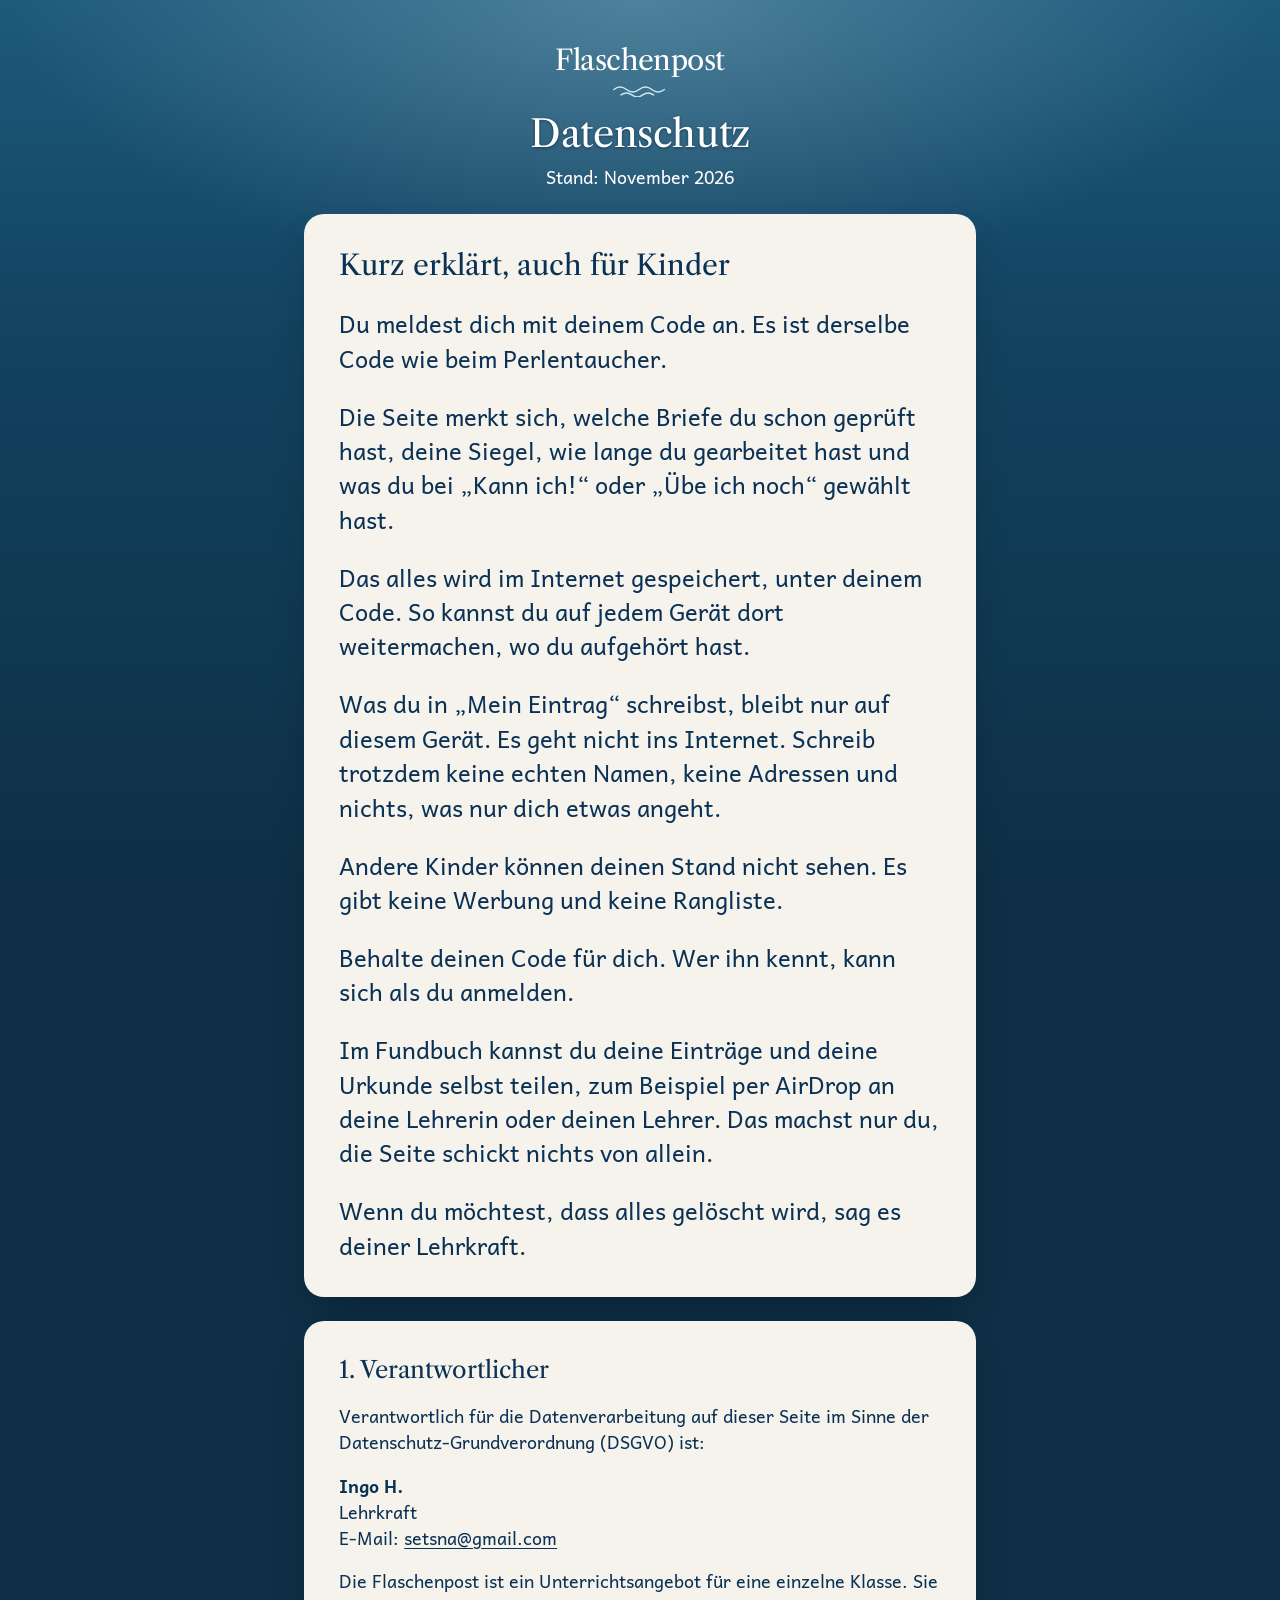
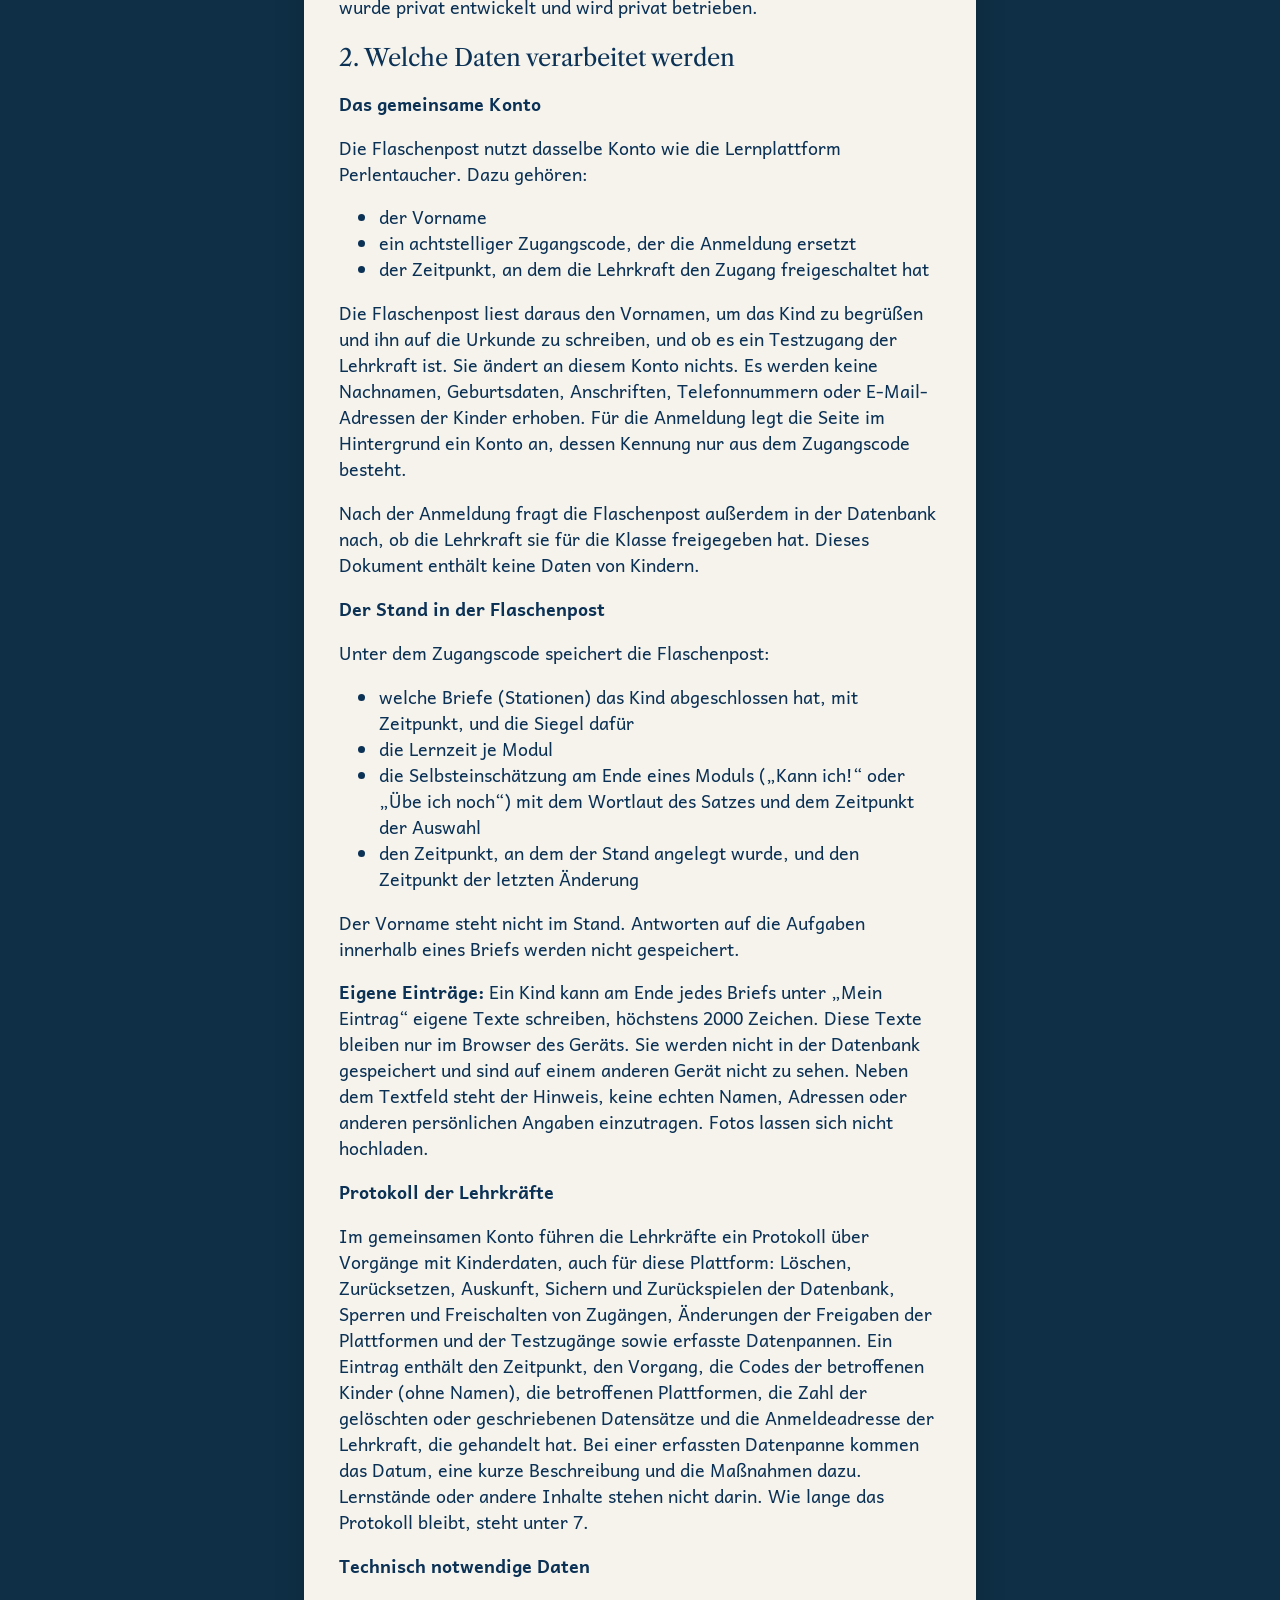
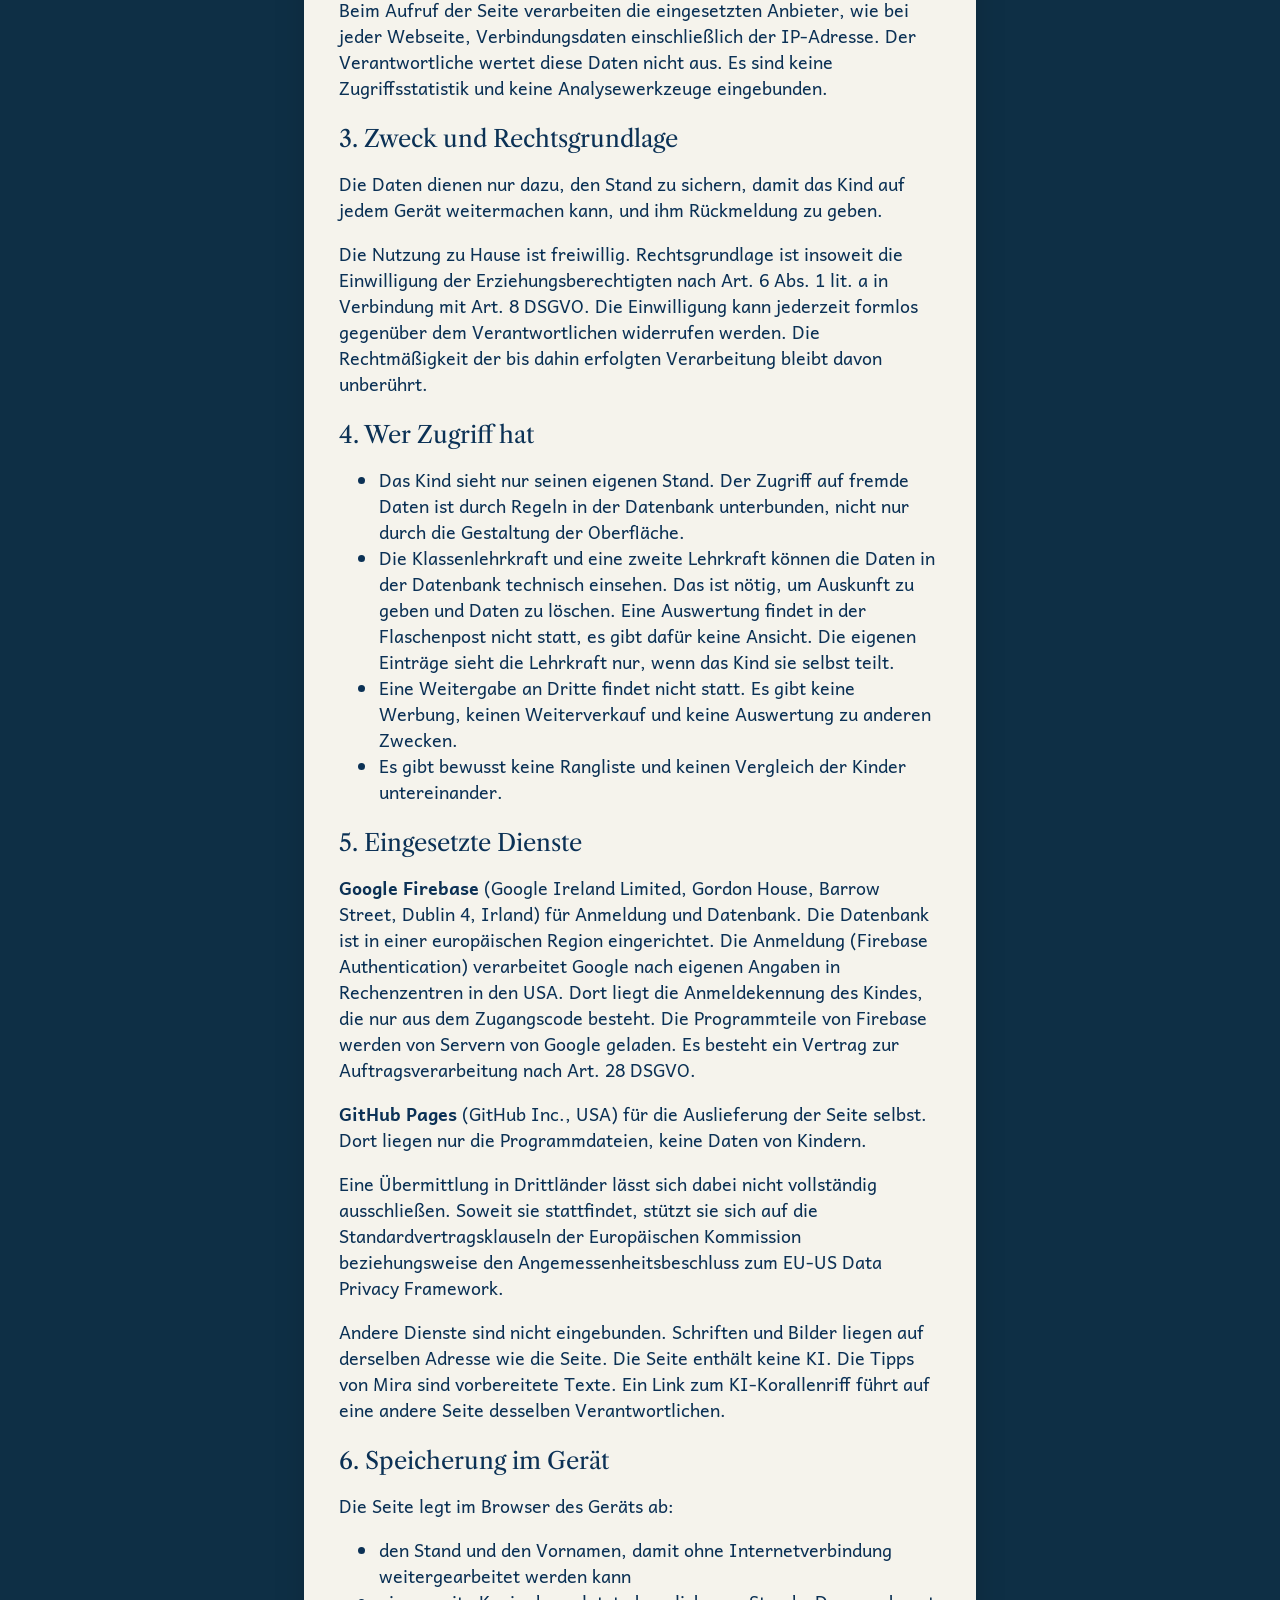
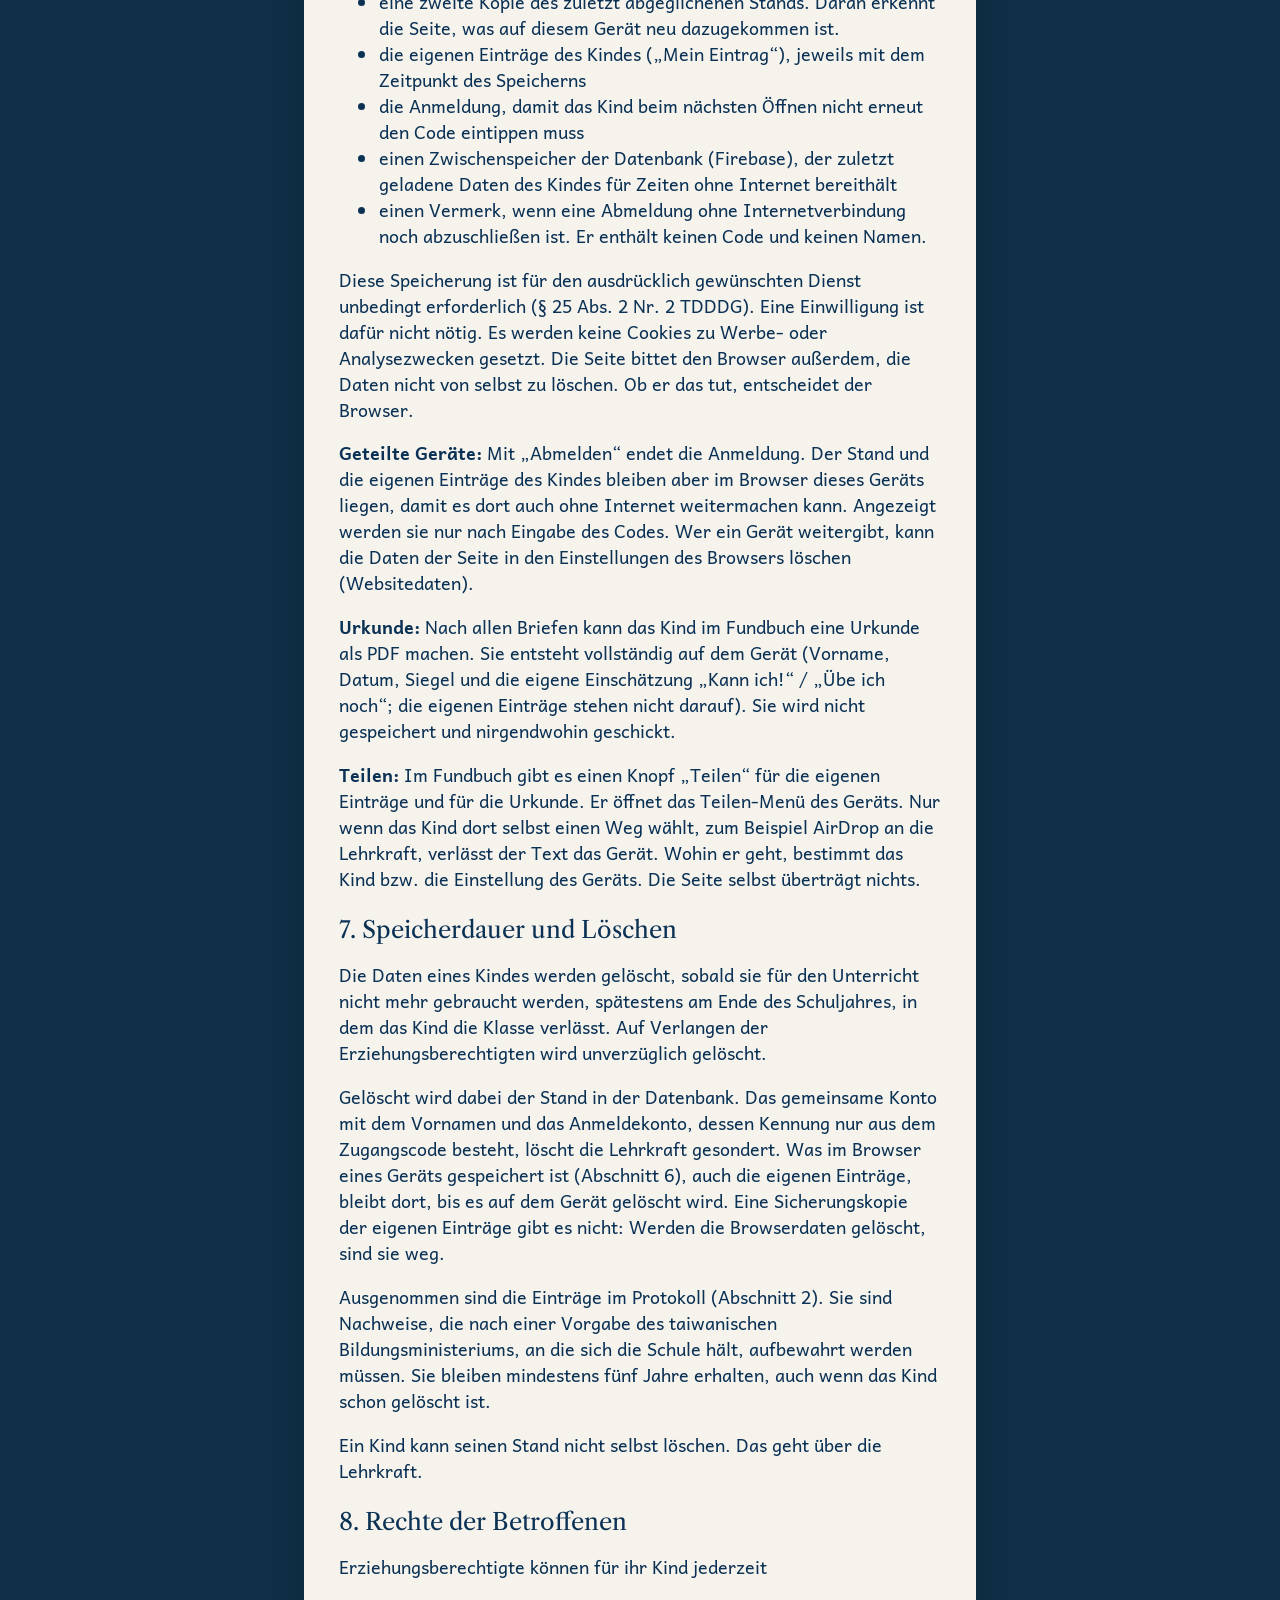
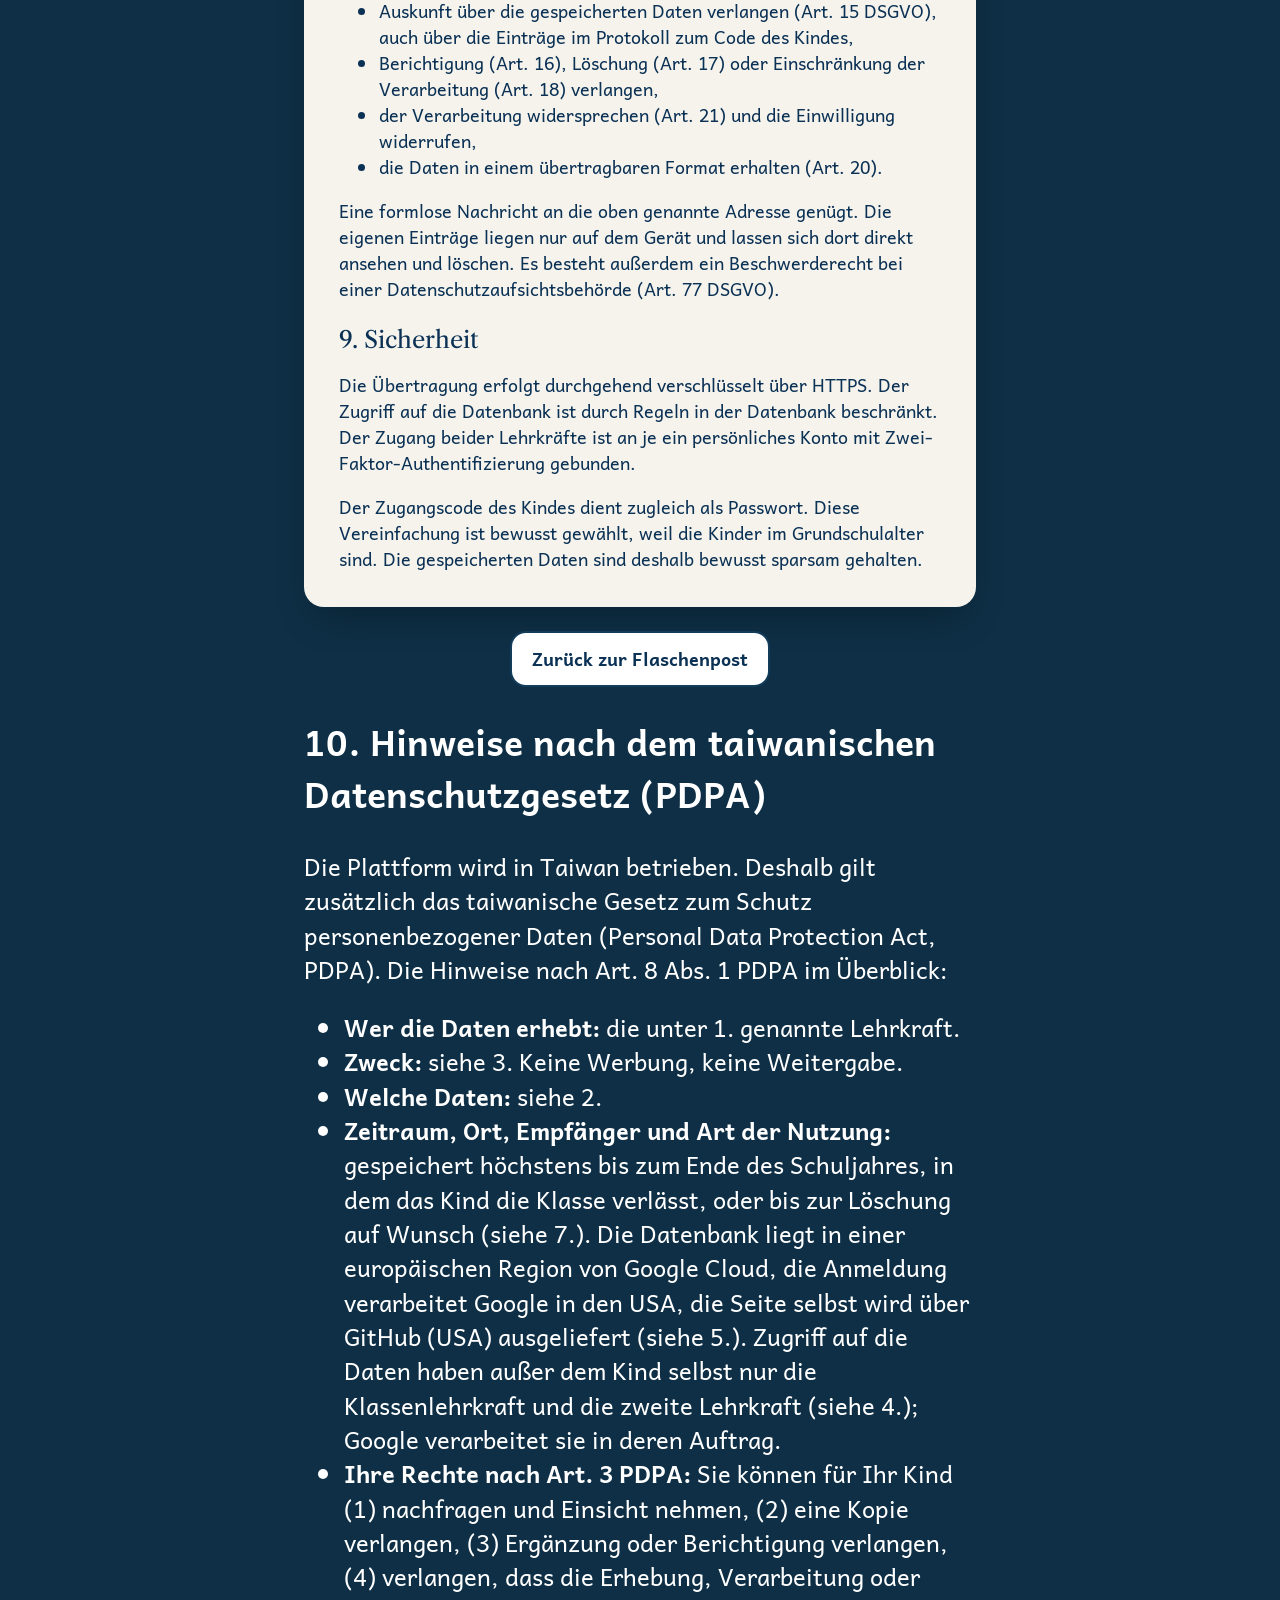
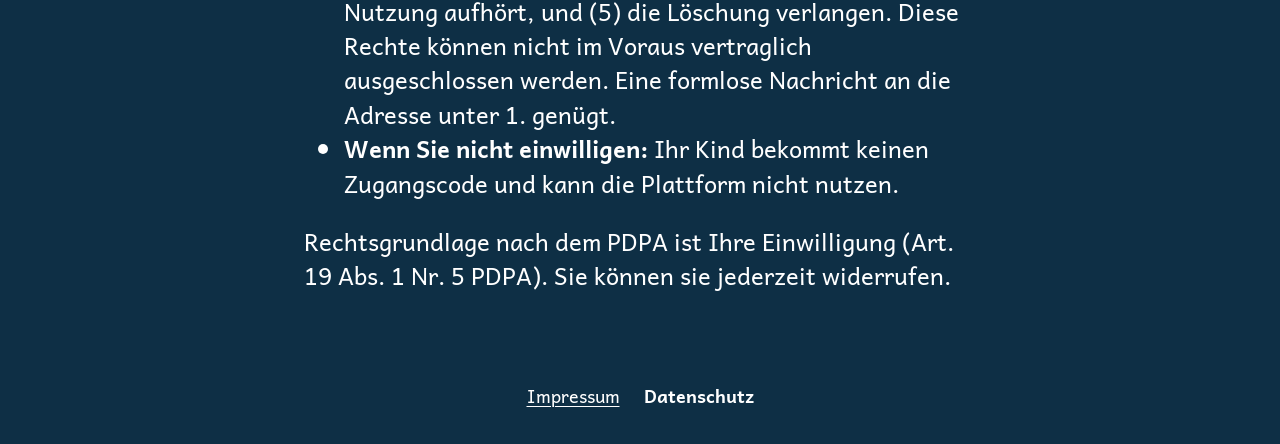
<file: datenschutz.html>
<!doctype html>
<html lang="de">
<head>
  <meta charset="utf-8">
  <meta name="viewport" content="width=device-width, initial-scale=1, viewport-fit=cover">
  <meta http-equiv="Content-Security-Policy" content="default-src 'self'; img-src 'self'; style-src 'self'; script-src 'self'; font-src 'self'; connect-src 'self'; manifest-src 'self'; base-uri 'none'; form-action 'none'; object-src 'none'">
  <meta name="referrer" content="no-referrer">
  <meta name="robots" content="noindex, nofollow">
  <meta name="theme-color" content="#0e2f45">
  <title>Datenschutz – Flaschenpost</title>
  <link rel="icon" href="bilder/favicon-64.png?b=1">
  <link rel="manifest" href="manifest.webmanifest">
  <link rel="apple-touch-icon" href="bilder/app-180.png?b=1">
  <meta name="apple-mobile-web-app-capable" content="yes">
  <meta name="mobile-web-app-capable" content="yes">
  <meta name="apple-mobile-web-app-title" content="Flaschenpost">
  <meta name="apple-mobile-web-app-status-bar-style" content="black-translucent">
  <link rel="stylesheet" href="css/tokens.css?v=73">
  <link rel="stylesheet" href="css/flaschenpost.css?v=73">
</head>
<body>
  <main class="seite">
    <header class="kopf">
      <a class="wortmarke" href="./">Flaschenpost<svg class="welle" viewBox="0 0 62 14" aria-hidden="true" focusable="false"><path d="M2 5c5-4 9-4 14 0s9 4 14 0 9-4 14 0 9 4 14 0M10 11c4-3 8-3 12 0s8 3 12 0 8-3 12 0" fill="none" stroke-width="1.6" stroke-linecap="round"/></svg></a>
      <h1>Datenschutz</h1>
      <p class="kopf__unter">Stand: November 2026</p>
    </header>

    <section class="papier" aria-labelledby="h-kurz">
      <h2 id="h-kurz">Kurz erklärt, auch für Kinder</h2>
      <p>Du meldest dich mit deinem Code an. Es ist derselbe Code wie beim Perlentaucher.</p>
      <p>Die Seite merkt sich, welche Briefe du schon geprüft hast, deine Siegel, wie lange du gearbeitet hast und was du bei „Kann ich!“ oder „Übe ich noch“ gewählt hast.</p>
      <p>Das alles wird im Internet gespeichert, unter deinem Code. So kannst du auf jedem Gerät dort weitermachen, wo du aufgehört hast.</p>
      <p>Was du in „Mein Eintrag“ schreibst, bleibt nur auf diesem Gerät. Es geht nicht ins Internet. Schreib trotzdem keine echten Namen, keine Adressen und nichts, was nur dich etwas angeht.</p>
      <p>Andere Kinder können deinen Stand nicht sehen. Es gibt keine Werbung und keine Rangliste.</p>
      <p>Behalte deinen Code für dich. Wer ihn kennt, kann sich als du anmelden.</p>
      <p>Im Fundbuch kannst du deine Einträge und deine Urkunde selbst teilen, zum Beispiel per AirDrop an deine Lehrerin oder deinen Lehrer. Das machst nur du, die Seite schickt nichts von allein.</p>
      <p>Wenn du möchtest, dass alles gelöscht wird, sag es deiner Lehrkraft.</p>
    </section>

    <section class="papier rechtstext" aria-label="Datenschutzerklärung">
      <h2>1. Verantwortlicher</h2>
      <p>Verantwortlich für die Datenverarbeitung auf dieser Seite im Sinne der Datenschutz-Grundverordnung (DSGVO) ist:</p>
      <p><b>Ingo H.</b><br>Lehrkraft<br>E-Mail: <a href="mailto:setsna@gmail.com">setsna@gmail.com</a></p>
      <p>Die Flaschenpost ist ein Unterrichtsangebot für eine einzelne Klasse. Sie wurde privat entwickelt und wird privat betrieben.</p>

      <h2>2. Welche Daten verarbeitet werden</h2>
      <h3>Das gemeinsame Konto</h3>
      <p>Die Flaschenpost nutzt dasselbe Konto wie die Lernplattform Perlentaucher. Dazu gehören:</p>
      <ul>
        <li>der Vorname</li>
        <li>ein achtstelliger Zugangscode, der die Anmeldung ersetzt</li>
        <li>der Zeitpunkt, an dem die Lehrkraft den Zugang freigeschaltet hat</li>
      </ul>
      <p>Die Flaschenpost liest daraus den Vornamen, um das Kind zu begrüßen und ihn auf die Urkunde zu schreiben, und ob es ein Testzugang der Lehrkraft ist. Sie ändert an diesem Konto nichts. Es werden keine Nachnamen, Geburtsdaten, Anschriften, Telefonnummern oder E-Mail-Adressen der Kinder erhoben. Für die Anmeldung legt die Seite im Hintergrund ein Konto an, dessen Kennung nur aus dem Zugangscode besteht.</p>
      <p>Nach der Anmeldung fragt die Flaschenpost außerdem in der Datenbank nach, ob die Lehrkraft sie für die Klasse freigegeben hat. Dieses Dokument enthält keine Daten von Kindern.</p>

      <h3>Der Stand in der Flaschenpost</h3>
      <p>Unter dem Zugangscode speichert die Flaschenpost:</p>
      <ul>
        <li>welche Briefe (Stationen) das Kind abgeschlossen hat, mit Zeitpunkt, und die Siegel dafür</li>
        <li>die Lernzeit je Modul</li>
        <li>die Selbsteinschätzung am Ende eines Moduls („Kann ich!“ oder „Übe ich noch“) mit dem Wortlaut des Satzes und dem Zeitpunkt der Auswahl</li>
        <li>den Zeitpunkt, an dem der Stand angelegt wurde, und den Zeitpunkt der letzten Änderung</li>
      </ul>
      <p>Der Vorname steht nicht im Stand. Antworten auf die Aufgaben innerhalb eines Briefs werden nicht gespeichert.</p>
      <p><b>Eigene Einträge:</b> Ein Kind kann am Ende jedes Briefs unter „Mein Eintrag“ eigene Texte schreiben, höchstens 2000 Zeichen. Diese Texte bleiben nur im Browser des Geräts. Sie werden nicht in der Datenbank gespeichert und sind auf einem anderen Gerät nicht zu sehen. Neben dem Textfeld steht der Hinweis, keine echten Namen, Adressen oder anderen persönlichen Angaben einzutragen. Fotos lassen sich nicht hochladen.</p>

      <h3>Protokoll der Lehrkräfte</h3>
      <p>Im gemeinsamen Konto führen die Lehrkräfte ein Protokoll über Vorgänge mit Kinderdaten, auch für diese Plattform: Löschen, Zurücksetzen, Auskunft, Sichern und Zurückspielen der Datenbank, Sperren und Freischalten von Zugängen, Änderungen der Freigaben der Plattformen und der Testzugänge sowie erfasste Datenpannen. Ein Eintrag enthält den Zeitpunkt, den Vorgang, die Codes der betroffenen Kinder (ohne Namen), die betroffenen Plattformen, die Zahl der gelöschten oder geschriebenen Datensätze und die Anmeldeadresse der Lehrkraft, die gehandelt hat. Bei einer erfassten Datenpanne kommen das Datum, eine kurze Beschreibung und die Maßnahmen dazu. Lernstände oder andere Inhalte stehen nicht darin. Wie lange das Protokoll bleibt, steht unter 7.</p>

      <h3>Technisch notwendige Daten</h3>
      <p>Beim Aufruf der Seite verarbeiten die eingesetzten Anbieter, wie bei jeder Webseite, Verbindungsdaten einschließlich der IP-Adresse. Der Verantwortliche wertet diese Daten nicht aus. Es sind keine Zugriffsstatistik und keine Analysewerkzeuge eingebunden.</p>

      <h2>3. Zweck und Rechtsgrundlage</h2>
      <p>Die Daten dienen nur dazu, den Stand zu sichern, damit das Kind auf jedem Gerät weitermachen kann, und ihm Rückmeldung zu geben.</p>
      <p>Die Nutzung zu Hause ist freiwillig. Rechtsgrundlage ist insoweit die Einwilligung der Erziehungsberechtigten nach Art. 6 Abs. 1 lit. a in Verbindung mit Art. 8 DSGVO. Die Einwilligung kann jederzeit formlos gegenüber dem Verantwortlichen widerrufen werden. Die Rechtmäßigkeit der bis dahin erfolgten Verarbeitung bleibt davon unberührt.</p>

      <h2>4. Wer Zugriff hat</h2>
      <ul>
        <li>Das Kind sieht nur seinen eigenen Stand. Der Zugriff auf fremde Daten ist durch Regeln in der Datenbank unterbunden, nicht nur durch die Gestaltung der Oberfläche.</li>
        <li>Die Klassenlehrkraft und eine zweite Lehrkraft können die Daten in der Datenbank technisch einsehen. Das ist nötig, um Auskunft zu geben und Daten zu löschen. Eine Auswertung findet in der Flaschenpost nicht statt, es gibt dafür keine Ansicht. Die eigenen Einträge sieht die Lehrkraft nur, wenn das Kind sie selbst teilt.</li>
        <li>Eine Weitergabe an Dritte findet nicht statt. Es gibt keine Werbung, keinen Weiterverkauf und keine Auswertung zu anderen Zwecken.</li>
        <li>Es gibt bewusst keine Rangliste und keinen Vergleich der Kinder untereinander.</li>
      </ul>

      <h2>5. Eingesetzte Dienste</h2>
      <p><b>Google Firebase</b> (Google Ireland Limited, Gordon House, Barrow Street, Dublin 4, Irland) für Anmeldung und Datenbank. Die Datenbank ist in einer europäischen Region eingerichtet. Die Anmeldung (Firebase Authentication) verarbeitet Google nach eigenen Angaben in Rechenzentren in den USA. Dort liegt die Anmeldekennung des Kindes, die nur aus dem Zugangscode besteht. Die Programmteile von Firebase werden von Servern von Google geladen. Es besteht ein Vertrag zur Auftragsverarbeitung nach Art. 28 DSGVO.</p>
      <p><b>GitHub Pages</b> (GitHub Inc., USA) für die Auslieferung der Seite selbst. Dort liegen nur die Programmdateien, keine Daten von Kindern.</p>
      <p>Eine Übermittlung in Drittländer lässt sich dabei nicht vollständig ausschließen. Soweit sie stattfindet, stützt sie sich auf die Standardvertragsklauseln der Europäischen Kommission beziehungsweise den Angemessenheitsbeschluss zum EU-US Data Privacy Framework.</p>
      <p>Andere Dienste sind nicht eingebunden. Schriften und Bilder liegen auf derselben Adresse wie die Seite. Die Seite enthält keine KI. Die Tipps von Mira sind vorbereitete Texte. Ein Link zum KI-Korallenriff führt auf eine andere Seite desselben Verantwortlichen.</p>

      <h2>6. Speicherung im Gerät</h2>
      <p>Die Seite legt im Browser des Geräts ab:</p>
      <ul>
        <li>den Stand und den Vornamen, damit ohne Internetverbindung weitergearbeitet werden kann</li>
        <li>eine zweite Kopie des zuletzt abgeglichenen Stands. Daran erkennt die Seite, was auf diesem Gerät neu dazugekommen ist.</li>
        <li>die eigenen Einträge des Kindes („Mein Eintrag“), jeweils mit dem Zeitpunkt des Speicherns</li>
        <li>die Anmeldung, damit das Kind beim nächsten Öffnen nicht erneut den Code eintippen muss</li>
        <li>einen Zwischenspeicher der Datenbank (Firebase), der zuletzt geladene Daten des Kindes für Zeiten ohne Internet bereithält</li>
        <li>einen Vermerk, wenn eine Abmeldung ohne Internetverbindung noch abzuschließen ist. Er enthält keinen Code und keinen Namen.</li>
      </ul>
      <p>Diese Speicherung ist für den ausdrücklich gewünschten Dienst unbedingt erforderlich (§ 25 Abs. 2 Nr. 2 TDDDG). Eine Einwilligung ist dafür nicht nötig. Es werden keine Cookies zu Werbe- oder Analysezwecken gesetzt. Die Seite bittet den Browser außerdem, die Daten nicht von selbst zu löschen. Ob er das tut, entscheidet der Browser.</p>
      <p><b>Geteilte Geräte:</b> Mit „Abmelden“ endet die Anmeldung. Der Stand und die eigenen Einträge des Kindes bleiben aber im Browser dieses Geräts liegen, damit es dort auch ohne Internet weitermachen kann. Angezeigt werden sie nur nach Eingabe des Codes. Wer ein Gerät weitergibt, kann die Daten der Seite in den Einstellungen des Browsers löschen (Websitedaten).</p>
      <p><b>Urkunde:</b> Nach allen Briefen kann das Kind im Fundbuch eine Urkunde als PDF machen. Sie entsteht vollständig auf dem Gerät (Vorname, Datum, Siegel und die eigene Einschätzung „Kann ich!“ / „Übe ich noch“; die eigenen Einträge stehen nicht darauf). Sie wird nicht gespeichert und nirgendwohin geschickt.</p>
      <p><b>Teilen:</b> Im Fundbuch gibt es einen Knopf „Teilen“ für die eigenen Einträge und für die Urkunde. Er öffnet das Teilen-Menü des Geräts. Nur wenn das Kind dort selbst einen Weg wählt, zum Beispiel AirDrop an die Lehrkraft, verlässt der Text das Gerät. Wohin er geht, bestimmt das Kind bzw. die Einstellung des Geräts. Die Seite selbst überträgt nichts.</p>

      <h2>7. Speicherdauer und Löschen</h2>
      <p>Die Daten eines Kindes werden gelöscht, sobald sie für den Unterricht nicht mehr gebraucht werden, spätestens am Ende des Schuljahres, in dem das Kind die Klasse verlässt. Auf Verlangen der Erziehungsberechtigten wird unverzüglich gelöscht.</p>
      <p>Gelöscht wird dabei der Stand in der Datenbank. Das gemeinsame Konto mit dem Vornamen und das Anmeldekonto, dessen Kennung nur aus dem Zugangscode besteht, löscht die Lehrkraft gesondert. Was im Browser eines Geräts gespeichert ist (Abschnitt 6), auch die eigenen Einträge, bleibt dort, bis es auf dem Gerät gelöscht wird. Eine Sicherungskopie der eigenen Einträge gibt es nicht: Werden die Browserdaten gelöscht, sind sie weg.</p>
      <p>Ausgenommen sind die Einträge im Protokoll (Abschnitt 2). Sie sind Nachweise, die nach einer Vorgabe des taiwanischen Bildungsministeriums, an die sich die Schule hält, aufbewahrt werden müssen. Sie bleiben mindestens fünf Jahre erhalten, auch wenn das Kind schon gelöscht ist.</p>
      <p>Ein Kind kann seinen Stand nicht selbst löschen. Das geht über die Lehrkraft.</p>

      <h2>8. Rechte der Betroffenen</h2>
      <p>Erziehungsberechtigte können für ihr Kind jederzeit</p>
      <ul>
        <li>Auskunft über die gespeicherten Daten verlangen (Art. 15 DSGVO), auch über die Einträge im Protokoll zum Code des Kindes,</li>
        <li>Berichtigung (Art. 16), Löschung (Art. 17) oder Einschränkung der Verarbeitung (Art. 18) verlangen,</li>
        <li>der Verarbeitung widersprechen (Art. 21) und die Einwilligung widerrufen,</li>
        <li>die Daten in einem übertragbaren Format erhalten (Art. 20).</li>
      </ul>
      <p>Eine formlose Nachricht an die oben genannte Adresse genügt. Die eigenen Einträge liegen nur auf dem Gerät und lassen sich dort direkt ansehen und löschen. Es besteht außerdem ein Beschwerderecht bei einer Datenschutzaufsichtsbehörde (Art. 77 DSGVO).</p>

      <h2>9. Sicherheit</h2>
      <p>Die Übertragung erfolgt durchgehend verschlüsselt über HTTPS. Der Zugriff auf die Datenbank ist durch Regeln in der Datenbank beschränkt. Der Zugang beider Lehrkräfte ist an je ein persönliches Konto mit Zwei-Faktor-Authentifizierung gebunden.</p>
      <p>Der Zugangscode des Kindes dient zugleich als Passwort. Diese Vereinfachung ist bewusst gewählt, weil die Kinder im Grundschulalter sind. Die gespeicherten Daten sind deshalb bewusst sparsam gehalten.</p>
    </section>

    <p class="knopfreihe zurueck"><a class="knopf" href="./">Zurück zur Flaschenpost</a></p>

      <h2>10. Hinweise nach dem taiwanischen Datenschutzgesetz (PDPA)</h2>
      <p>Die Plattform wird in Taiwan betrieben. Deshalb gilt zusätzlich das
        taiwanische Gesetz zum Schutz personenbezogener Daten (Personal Data
        Protection Act, PDPA). Die Hinweise nach Art. 8 Abs. 1 PDPA im Überblick:</p>
      <ul>
        <li><b>Wer die Daten erhebt:</b> die unter 1. genannte Lehrkraft.</li>
        <li><b>Zweck:</b> siehe 3. Keine Werbung, keine Weitergabe.</li>
        <li><b>Welche Daten:</b> siehe 2.</li>
        <li><b>Zeitraum, Ort, Empfänger und Art der Nutzung:</b> gespeichert
          höchstens bis zum Ende des Schuljahres, in dem das Kind die Klasse
          verlässt, oder bis zur Löschung auf Wunsch (siehe 7.). Die Datenbank
          liegt in einer europäischen Region von Google Cloud, die Anmeldung
          verarbeitet Google in den USA, die Seite selbst wird über GitHub (USA)
          ausgeliefert (siehe 5.). Zugriff auf die Daten haben außer dem Kind
          selbst nur die Klassenlehrkraft und die zweite Lehrkraft (siehe 4.); Google verarbeitet sie in deren Auftrag.</li>
        <li><b>Ihre Rechte nach Art. 3 PDPA:</b> Sie können für Ihr Kind
          (1) nachfragen und Einsicht nehmen, (2) eine Kopie verlangen,
          (3) Ergänzung oder Berichtigung verlangen, (4) verlangen, dass die
          Erhebung, Verarbeitung oder Nutzung aufhört, und (5) die Löschung
          verlangen. Diese Rechte können nicht im Voraus vertraglich
          ausgeschlossen werden. Eine formlose Nachricht an die Adresse unter 1.
          genügt.</li>
        <li><b>Wenn Sie nicht einwilligen:</b> Ihr Kind bekommt keinen
          Zugangscode und kann die Plattform nicht nutzen.</li>
      </ul>
      <p>Rechtsgrundlage nach dem PDPA ist Ihre Einwilligung (Art. 19 Abs. 1
        Nr. 5 PDPA). Sie können sie jederzeit widerrufen.</p>
  </main>
  <footer class="fuss"><a href="impressum.html">Impressum</a> <a href="datenschutz.html" aria-current="page">Datenschutz</a></footer>
</body>
</html>
</file>
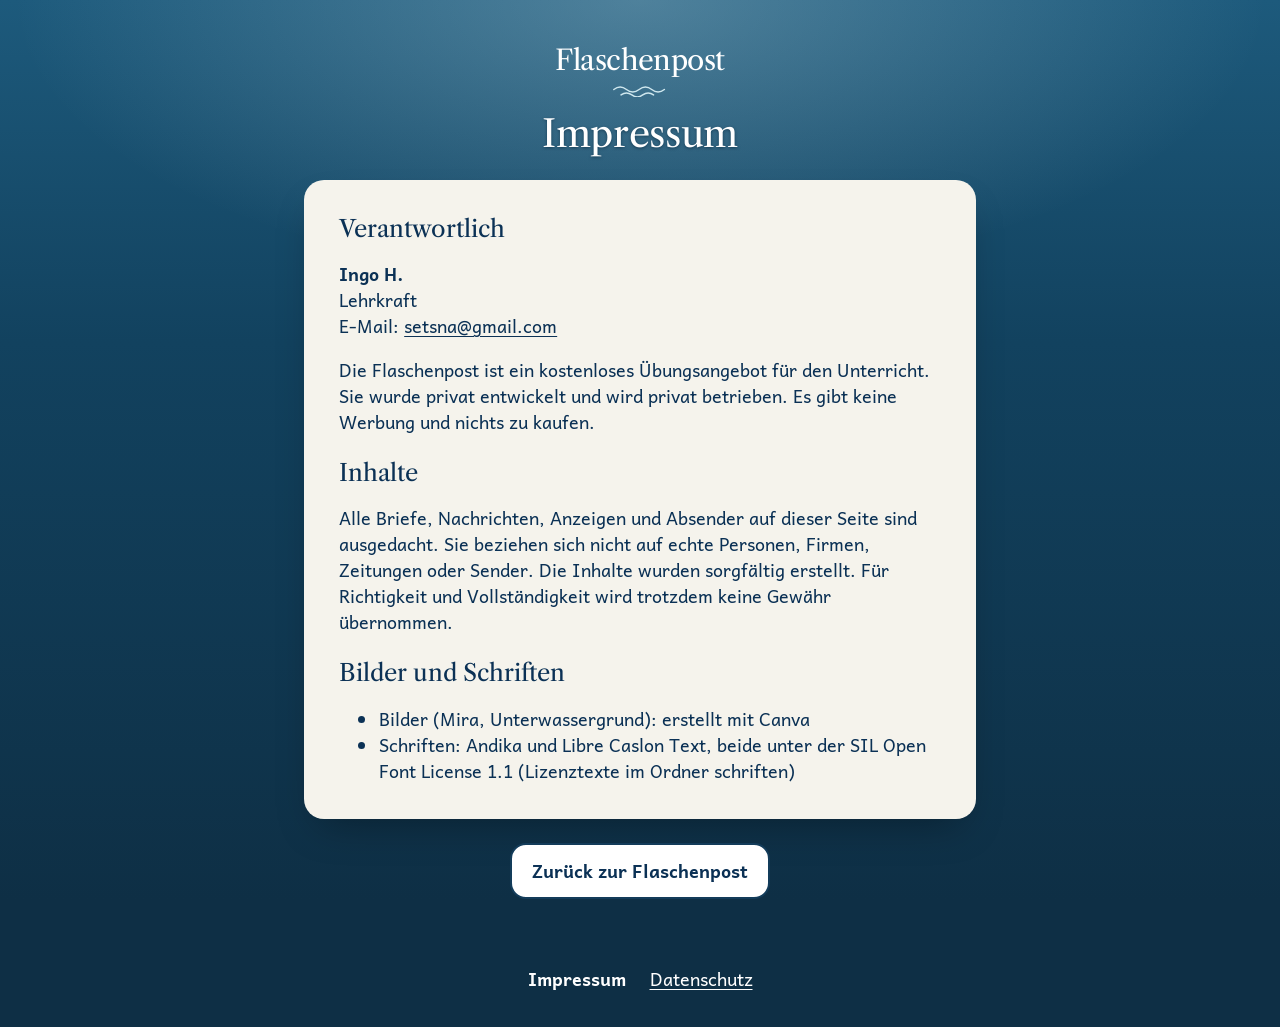
<file: impressum.html>
<!doctype html>
<html lang="de">
<head>
  <meta charset="utf-8">
  <meta name="viewport" content="width=device-width, initial-scale=1, viewport-fit=cover">
  <meta http-equiv="Content-Security-Policy" content="default-src 'self'; img-src 'self'; style-src 'self'; script-src 'self'; font-src 'self'; connect-src 'self'; manifest-src 'self'; base-uri 'none'; form-action 'none'; object-src 'none'">
  <meta name="referrer" content="no-referrer">
  <meta name="robots" content="noindex, nofollow">
  <meta name="theme-color" content="#0e2f45">
  <title>Impressum – Flaschenpost</title>
  <link rel="icon" href="bilder/favicon-64.png?b=1">
  <link rel="manifest" href="manifest.webmanifest">
  <link rel="apple-touch-icon" href="bilder/app-180.png?b=1">
  <meta name="apple-mobile-web-app-capable" content="yes">
  <meta name="mobile-web-app-capable" content="yes">
  <meta name="apple-mobile-web-app-title" content="Flaschenpost">
  <meta name="apple-mobile-web-app-status-bar-style" content="black-translucent">
  <link rel="stylesheet" href="css/tokens.css?v=73">
  <link rel="stylesheet" href="css/flaschenpost.css?v=73">
</head>
<body>
  <main class="seite">
    <header class="kopf">
      <a class="wortmarke" href="./">Flaschenpost<svg class="welle" viewBox="0 0 62 14" aria-hidden="true" focusable="false"><path d="M2 5c5-4 9-4 14 0s9 4 14 0 9-4 14 0 9 4 14 0M10 11c4-3 8-3 12 0s8 3 12 0 8-3 12 0" fill="none" stroke-width="1.6" stroke-linecap="round"/></svg></a>
      <h1>Impressum</h1>
    </header>

    <section class="papier rechtstext" aria-label="Impressum">
      <h2>Verantwortlich</h2>
      <p><b>Ingo H.</b><br>Lehrkraft<br>E-Mail: <a href="mailto:setsna@gmail.com">setsna@gmail.com</a></p>
      <p>Die Flaschenpost ist ein kostenloses Übungsangebot für den Unterricht. Sie wurde privat entwickelt und wird privat betrieben. Es gibt keine Werbung und nichts zu kaufen.</p>

      <h2>Inhalte</h2>
      <p>Alle Briefe, Nachrichten, Anzeigen und Absender auf dieser Seite sind ausgedacht. Sie beziehen sich nicht auf echte Personen, Firmen, Zeitungen oder Sender. Die Inhalte wurden sorgfältig erstellt. Für Richtigkeit und Vollständigkeit wird trotzdem keine Gewähr übernommen.</p>

      <h2>Bilder und Schriften</h2>
      <ul>
        <li>Bilder (Mira, Unterwassergrund): erstellt mit Canva</li>
        <li>Schriften: Andika und Libre Caslon Text, beide unter der SIL Open Font License 1.1 (Lizenztexte im Ordner <span lang="en">schriften</span>)</li>
      </ul>
    </section>

    <p class="knopfreihe zurueck"><a class="knopf" href="./">Zurück zur Flaschenpost</a></p>
  </main>
  <footer class="fuss"><a href="impressum.html" aria-current="page">Impressum</a> <a href="datenschutz.html">Datenschutz</a></footer>
</body>
</html>
</file>
<file: css/tokens.css>
/* Flaschenpost: Schriften, Farben, Abstände, Schriftgrößen. Werte aus DESIGN.md. */

@font-face {
  font-family: 'Libre Caslon Text';
  src: url('../schriften/libre-caslon-text.woff2') format('woff2');
  font-weight: 400 700;
  font-style: normal;
  font-display: swap;
}
@font-face {
  font-family: 'Andika';
  src: url('../schriften/andika-regular.woff2') format('woff2');
  font-weight: 400;
  font-style: normal;
  font-display: swap;
}
@font-face {
  font-family: 'Andika';
  src: url('../schriften/andika-bold.woff2') format('woff2');
  font-weight: 700;
  font-style: normal;
  font-display: swap;
}

:root {
  /* Farben */
  --tiefe: #0e2f45;
  --navy: #0b3155;
  --navy-weich: #133c5a;
  --welle: #2d6f98;
  --weiss: #ffffff;
  --papier: #f5f3ec;
  --papier-linie: #d9d3c2;
  --tinte-leise: #4a6275;
  --lagune-ersatz: #cfe7ee;
  --glas-kante: rgba(255, 255, 255, 0.5);
  --glas-glanz: rgba(255, 255, 255, 0.62);
  --glas-oben: rgba(214, 242, 252, 0.13);
  --glas-unten: rgba(40, 110, 150, 0.06);
  --glas-schatten: rgba(0, 0, 0, 0.36);
  --nebel: rgba(10, 52, 84, 0.7);
  --nebel-quer: rgba(10, 52, 84, 0.7);   /* Glasfenster: hält kleine weiße Schrift auch über hellem Wasser und Sand auf AA */
  --lesetiefe: rgba(4, 30, 50, 0.55);   /* Schatten unter weißer Schrift auf Wasser */

  /* Schriften */
  --schrift-name: 'Libre Caslon Text', Georgia, 'Times New Roman', serif;
  --schrift-text: 'Andika', 'Trebuchet MS', system-ui, sans-serif;

  /* Schriftgrößen (rem, damit die Browser-Einstellung wirkt) */
  --gr-display: clamp(2.25rem, 1.6rem + 2.4vw, 3.75rem);
  --gr-title: clamp(1.75rem, 1.4rem + 1.2vw, 2.5rem);
  --gr-frage: clamp(1.375rem, 1.2rem + 0.7vw, 1.875rem);
  --gr-fundstueck: clamp(1.375rem, 1.15rem + 0.6vw, 1.75rem);
  --gr-text: clamp(1.25rem, 1rem + 0.6vw, 1.625rem);
  --gr-label: clamp(1rem, 0.9rem + 0.3vw, 1.125rem);
  --gr-klein: clamp(1rem, 0.92rem + 0.25vw, 1.125rem);

  /* Abstände */
  --a-xs: 0.25rem;
  --a-s: 0.5rem;
  --a-m: 1rem;
  --a-l: 1.5rem;
  --a-xl: 2.5rem;
  --a-xxl: 4rem;
  --zeile: 34em;

  /* Rundungen */
  --r-fenster: 2rem;
  --r-papier: 1.25rem;
  --r-knopf: 1rem;

  /* Bewegung */
  --kurve: cubic-bezier(0.16, 1, 0.3, 1);
  --dauer: 220ms;

  /* Touchziel */
  --tippen: 48px;
}
</file>
<file: css/flaschenpost.css>
/* Flaschenpost: Gerüst und Startseite (Etappe 1c). Werte in css/tokens.css. */

*, *::before, *::after { box-sizing: border-box; }

html {
  background: var(--tiefe);
  overflow-x: hidden;
  color-scheme: light;
  -webkit-text-size-adjust: 100%;
  text-size-adjust: 100%;
}

body {
  margin: 0;
  min-height: 100svh;
  font-family: var(--schrift-text);
  font-size: var(--gr-text);
  line-height: 1.45;
  font-synthesis: none;
  color: var(--weiss);
  /* Wasser für Datenschutz und Impressum; die Startseite legt das Lagunenbild darüber */
  background:
    radial-gradient(ellipse 70% 45% at 50% 0%, rgba(207, 231, 238, 0.28), transparent 70%),
    linear-gradient(180deg, #1d5a7c 0%, #12425f 38%, var(--tiefe) 100%);
  background-attachment: fixed;
  display: flex;
  flex-direction: column;
}

::selection { background: var(--navy); color: var(--papier); }

a { color: inherit; text-underline-offset: 0.18em; text-decoration-thickness: 0.08em; }

/* Lange Wörter bei großer Schrift (z. B. 200 %) umbrechen statt seitlich überlaufen; ohne Silbentrennung, die erschwert Leseanfängern das Lesen */
body { overflow-wrap: break-word; }
:focus-visible { outline: 3px solid var(--weiss); outline-offset: 3px; }
.papier :focus-visible { outline-color: var(--navy); }

/* hidden muss immer gewinnen, auch gegen display: flex (z. B. .knopfreihe, .knopf) */
[hidden] { display: none !important; }

.nurvorlesen {
  position: absolute; width: 1px; height: 1px; margin: -1px; padding: 0;
  overflow: hidden; clip: rect(0 0 0 0); white-space: nowrap; border: 0;
}

/* ---------- Seite ---------- */
.seite {
  flex: 1;
  width: 100%;
  max-width: 44rem;
  margin: 0 auto;
  padding: max(var(--a-xl), env(safe-area-inset-top)) max(var(--a-m), env(safe-area-inset-right)) var(--a-xl) max(var(--a-m), env(safe-area-inset-left));
}
.seite:focus { outline: none; }

/* ---------- Kopf ---------- */
.kopf { text-align: center; margin-bottom: var(--a-l); }
.wortmarke {
  display: inline-flex; flex-direction: column; align-items: center; gap: var(--a-xs);
  font-family: var(--schrift-name); font-size: var(--gr-frage); letter-spacing: -0.02em;
  text-decoration: none; color: var(--weiss);
  min-height: var(--tippen); justify-content: center;
}
.welle { width: 3.5rem; height: auto; }
.welle path { stroke: var(--lagune-ersatz); }
.kopf h1 {
  font-family: var(--schrift-name); font-weight: 400; font-size: var(--gr-title);
  line-height: 1.12; letter-spacing: -0.01em; margin: var(--a-m) 0 0;
  text-wrap: balance;
  text-shadow: 0 1px 3px var(--lesetiefe);
}
.kopf h1:focus { outline: none; }
.mira {
  display: block; width: clamp(7rem, 5rem + 10vw, 10rem); height: auto; aspect-ratio: 1;
  margin: var(--a-l) auto 0; border-radius: 50%;
  border: 2px solid var(--glas-kante);
  box-shadow: 0 18px 40px -16px var(--glas-schatten);
  object-fit: cover;
}

/* ---------- Papier ---------- */
.papier {
  background: var(--papier);
  color: var(--navy);
  border-radius: var(--r-papier);
  padding: clamp(1.25rem, 1rem + 1.5vw, 2.5rem);
  box-shadow: 0 18px 40px -16px var(--glas-schatten);
  margin: 0 auto var(--a-l);
  max-width: calc(var(--zeile) + 5rem);
}
.papier > :first-child { margin-top: 0; }
.papier > :last-child { margin-bottom: 0; }
.papier h2 {
  font-family: var(--schrift-name); font-weight: 400; font-size: var(--gr-frage);
  line-height: 1.2; margin: var(--a-l) 0 var(--a-s); text-wrap: balance;
}
.papier p, .papier li { max-width: var(--zeile); }
.leise { color: var(--tinte-leise); font-size: var(--gr-klein); }

/* ---------- Knöpfe ---------- */
.knopf {
  display: inline-flex; align-items: center; justify-content: center; gap: var(--a-s);
  min-height: 3.5rem; padding: 0.75rem 1.25rem;
  font: inherit; font-weight: 700; font-size: var(--gr-label); line-height: 1.25;
  color: var(--navy); background: var(--weiss);
  border: 2px solid var(--navy-weich); border-radius: var(--r-knopf);
  cursor: pointer; text-align: center; text-decoration: none;
  transition: transform var(--dauer) var(--kurve);
  -webkit-tap-highlight-color: transparent;
}
.knopf:active { transform: scale(0.98); }
.knopf[disabled] { opacity: 0.55; cursor: not-allowed; }
.knopf.haupt { background: var(--navy); color: var(--weiss); border-color: var(--navy); }
.knopf.leise-knopf { background: transparent; }
.knopfreihe { display: flex; flex-wrap: wrap; gap: var(--a-s) var(--a-m); align-items: center; margin: var(--a-l) 0 0; }

/* ---------- Formular ---------- */
label { display: block; font-weight: 700; margin-bottom: var(--a-s); }
input[type="text"] {
  width: 100%; max-width: 22rem; min-height: 3.5rem;
  font: inherit; color: var(--navy); caret-color: var(--navy);
  background: var(--weiss);
  border: 2px solid var(--tinte-leise); border-radius: var(--r-knopf);
  padding: 0.6rem 1rem;
}
input[type="text"]:focus-visible { outline: 3px solid var(--navy); outline-offset: 2px; border-color: var(--navy); }
.hinweis-feld { min-height: 1.45em; margin: var(--a-s) 0 0; font-weight: 700; }
.hinweis-feld:empty { min-height: 0; }
/* Zugangscode: Großbuchstaben, etwas Luft zwischen den Zeichen (wie beim Zahlenschwarm) */
.code-feld { max-width: 16rem; letter-spacing: 0.12em; text-transform: uppercase; }

/* ---------- Kinderliste ---------- */

/* ---------- Meldung, Vorschau ---------- */
.meldung-bereich { position: sticky; bottom: 0; display: flex; justify-content: center; padding: 0 var(--a-m) var(--a-m); pointer-events: none; }
.meldung {
  margin: 0; max-width: 34rem; pointer-events: auto;
  background: var(--papier); color: var(--navy);
  border: 2px solid var(--navy); border-radius: var(--r-knopf);
  padding: 0.75rem 1rem; font-size: var(--gr-klein); font-weight: 700;
  box-shadow: 0 18px 40px -16px var(--glas-schatten);
}
.meldung:empty { display: none; }
.vorschau-hinweis {
  margin: 0; padding: 0.5rem 1rem; text-align: center;
  background: var(--papier); color: var(--navy); font-weight: 700; font-size: var(--gr-klein);
}

/* ---------- Erwachsenenbereich ---------- */
.erwachsene summary {
  cursor: pointer; min-height: var(--tippen); display: flex; align-items: center; gap: var(--a-s);
  list-style: none;
}
.erwachsene summary::-webkit-details-marker { display: none; }
.erwachsene summary::before {
  content: ''; width: 0.6em; height: 0.6em; flex: none;
  border-right: 2px solid currentColor; border-bottom: 2px solid currentColor;
  transform: rotate(-45deg); transition: transform var(--dauer) var(--kurve);
}
.erwachsene[open] summary::before { transform: rotate(45deg); }
.erwachsene summary h2 { margin: 0; }

/* ---------- Dialog ---------- */
.dialog {
  border: 2px solid var(--glas-kante); border-radius: var(--r-papier);
  background: var(--papier); color: var(--navy);
  padding: clamp(1.25rem, 1rem + 1.5vw, 2rem);
  max-width: min(32rem, calc(100vw - 2rem));
  box-shadow: 0 26px 50px -10px var(--glas-schatten);
}
.dialog :focus-visible { outline-color: var(--navy); }
.dialog::backdrop { background: rgba(6, 30, 48, 0.6); }
.dialog h2 { font-family: var(--schrift-name); font-weight: 400; font-size: var(--gr-frage); margin: 0 0 var(--a-s); }

/* ---------- Rechtstexte ---------- */
.kopf__unter { margin: var(--a-s) 0 0; font-size: var(--gr-klein); }
/* Kleine Schrift nur innen, damit das Blatt so breit ist wie die anderen (Breite hängt an em) */
.rechtstext > :not(h2) { font-size: var(--gr-klein); }
.rechtstext h2 { font-size: var(--gr-text); }
.rechtstext a { overflow-wrap: anywhere; }
.zurueck { justify-content: center; }
.fuss a[aria-current="page"] { text-decoration: none; font-weight: 700; }

/* ---------- Fuß ---------- */
.fuss { display: flex; flex-wrap: wrap; justify-content: center; gap: var(--a-s) var(--a-l); padding: var(--a-m) var(--a-m) max(var(--a-l), env(safe-area-inset-bottom)); font-size: var(--gr-klein); }
.fuss a { min-height: var(--tippen); display: inline-flex; align-items: center; }

/* ---------- Lagune: Bild, Licht, Blasen ---------- */
/* Body ohne eigenen Grund, sonst deckt er das Bild (z-index -2) zu; html trägt die Tiefe */
.lagune { background: none; }
/* Verlauf unter dem Bild: solange es lädt (auch nach dem Drehen), steht Navy oben trotzdem im Hellen */
.wasser {
  position: fixed; inset: 0; z-index: -2; pointer-events: none;
  background: linear-gradient(180deg, #8fd0d2 0%, #3f9fb0 22%, #1d5f86 50%, var(--tiefe) 100%);
}
.wasser img { width: 100%; height: 100%; object-fit: cover; object-position: 50% 0%; display: block; }

/* Licht und Blasen: nur opacity und transform, damit alte iPads flüssig bleiben */
.licht, .blasen { position: absolute; z-index: -1; pointer-events: none; }
.licht {
  top: 0; left: 50%;
  width: min(56rem, 100%); height: 24rem;
  transform: translateX(-50%);
  background: radial-gradient(ellipse 42% 62% at 50% 0%, rgba(255, 252, 235, 0.5), rgba(220, 244, 250, 0.18) 55%, transparent 78%);
  opacity: 0.75;
  animation: licht-atmen 9s ease-in-out infinite alternate;
}
@keyframes licht-atmen { to { opacity: 1; transform: translateX(-50%) scaleX(1.06); } }

.blasen { inset: 0 0 auto; height: 100vh; height: 100svh; overflow: hidden; }
.blasen span {
  position: absolute; bottom: 0;
  width: 0.875rem; aspect-ratio: 1; border-radius: 50%;
  border: 1px solid rgba(235, 250, 255, 0.55);
  background: radial-gradient(circle at 32% 30%, rgba(255, 255, 255, 0.7) 0 14%, rgba(200, 238, 250, 0.08) 40%, transparent 70%);
  opacity: 0;
  animation: blase-steigt 18s linear infinite;
}
.blasen span:nth-child(1) { left: 1%; animation-duration: 17s; animation-delay: -2s; }
.blasen span:nth-child(2) { left: 2.4%; width: 0.5625rem; animation-duration: 22s; animation-delay: -11s; }
.blasen span:nth-child(3) { left: 3.6%; width: 0.375rem; animation-duration: 15s; animation-delay: -7s; }
.blasen span:nth-child(4) { right: 1%; width: 0.6875rem; animation-duration: 20s; animation-delay: -4s; }
.blasen span:nth-child(5) { right: 2.6%; width: 0.4375rem; animation-duration: 16s; animation-delay: -13s; }
.blasen span:nth-child(6) { right: 3.6%; width: 0.5625rem; animation-duration: 24s; animation-delay: -18s; }
@keyframes blase-steigt {
  0% { transform: translate3d(0, 0, 0); opacity: 0; }
  10% { opacity: 0.9; }
  50% { transform: translate3d(10px, -50vh, 0); }
  85% { opacity: 0.7; }
  100% { transform: translate3d(-6px, -100vh, 0); opacity: 0; }
}
.ruht .licht, .ruht .blasen span { animation-play-state: paused; }

/* Im Licht steht Navy (wie Lernlagune), nie auf dunklem Wasser */
.lagune .kopf, .lagune .wortmarke { color: var(--navy); }
.lagune .welle path { stroke: var(--welle); }
.lagune .kopf h1 { text-shadow: 0 1px 2px rgba(255, 255, 255, 0.35); }

/* ---------- Startseite: nächster Brief ---------- */
.brief {
  display: grid; grid-template-columns: auto minmax(0, 1fr);
  grid-template-areas: "mira titel" "mira text";
  gap: var(--a-s) clamp(1rem, 0.5rem + 2vw, 2rem); align-items: start;
}
.brief picture { grid-area: mira; }
.brief .mira { margin: 0; width: clamp(4.5rem, 2.5rem + 8vw, 8.5rem); }
.brief h2 { grid-area: titel; margin: 0; align-self: end; }
.brief__text { grid-area: text; }
.brief__text > :first-child { margin-top: 0; }
/* Schmal (Handy): Mira klein neben der Überschrift, Text über die ganze Breite */
@media (max-width: 34rem) {
  .brief { grid-template-areas: "mira titel" "text text"; align-items: center; }
  .brief .mira { width: 4rem; }
  .brief h2 { align-self: center; }
  /* Fenstertitel sollen in eine Zeile passen: Flaschen und Innenabstand etwas kleiner */
  .fenster-liste .fenster { padding: 0.75rem 1rem; column-gap: var(--a-s); }
  .fenster-liste .flasche { width: 1.75rem; }
  .fenster-liste .flaschen { gap: 0.25rem; }
}
.brief__text > :last-child { margin-bottom: 0; }
.brief .knopfreihe { margin: var(--a-m) 0; }

/* ---------- Startseite: alle Briefe in Glasfenstern ---------- */
.alle { max-width: calc(var(--zeile) + 5rem); margin: var(--a-xl) auto var(--a-l); }
.alle h2 {
  font-family: var(--schrift-name); font-weight: 400; font-size: var(--gr-frage);
  margin: 0 0 var(--a-m); text-shadow: 0 1px 3px var(--lesetiefe);
}
.fenster-liste { list-style: none; margin: 0; padding: 0; display: grid; gap: var(--a-s); }
.fenster {
  width: 100%; min-height: 5.5rem;
  display: grid; grid-template-columns: minmax(0, 1fr) auto; grid-template-areas: "name flaschen" "kurz flaschen";
  align-items: center; column-gap: var(--a-m);
  padding: 0.875rem 1.25rem; text-align: left;
  font: inherit; color: var(--weiss); cursor: pointer;
  border: 2px solid var(--glas-kante); border-radius: var(--r-fenster);
  background: linear-gradient(180deg, var(--glas-oben), var(--glas-unten)), var(--nebel-quer);
  box-shadow: inset 0 1px 0 var(--glas-glanz), 0 18px 40px -16px var(--glas-schatten);
  -webkit-backdrop-filter: blur(6px) saturate(140%);
  backdrop-filter: blur(6px) saturate(140%);
  transition: transform var(--dauer) var(--kurve);
  -webkit-tap-highlight-color: transparent;
}
.fenster:active { transform: scale(0.985); }
.fenster__name { grid-area: name; font-family: var(--schrift-name); font-size: var(--gr-frage); line-height: 1.15; text-shadow: 0 1px 3px var(--lesetiefe); }
.fenster__kurz { grid-area: kurz; font-size: var(--gr-klein); text-shadow: 0 1px 2px var(--lesetiefe); }
.flaschen { grid-area: flaschen; display: flex; gap: 0.5rem; }

.flasche { width: 2.75rem; height: auto; overflow: visible; }
.flasche__glas, .flasche__korken { fill: none; stroke: var(--weiss); stroke-width: 1.6; stroke-linejoin: round; }
.flasche--voll .flasche__glas { fill: rgba(255, 255, 255, 0.16); }
.flasche--voll .flasche__korken { fill: var(--weiss); }
.flasche__brief { fill: var(--papier); stroke: var(--navy); stroke-width: 0.8; }
.flasche__siegel { fill: var(--navy); }

/* ---------- Startseite: Wahl unten ---------- */
.wahl { display: flex; flex-wrap: wrap; justify-content: center; gap: var(--a-s) var(--a-m); margin: var(--a-xl) auto var(--a-l); }
.knopf.glas-knopf {
  color: var(--weiss); background: var(--nebel); border-color: var(--glas-kante);
  -webkit-backdrop-filter: blur(6px); backdrop-filter: blur(6px);
}
.vorschau-satz {
  width: fit-content; max-width: 100%; margin: 0 auto var(--a-l); padding: 0.375rem 0.875rem;
  text-align: center; font-size: var(--gr-klein);
  background: var(--nebel); border-radius: var(--r-knopf);
  -webkit-backdrop-filter: blur(6px); backdrop-filter: blur(6px);
}

/* Hierarchie der Startseite: Name > Brief > Fenster */
.seite--start .kopf h1 { font-size: var(--gr-display); }
.seite--start .wortmarke { font-size: var(--gr-text); }

/* Briefcharakter mit eigenem Material: eine Haarlinie wie die Zeile unter einem Brief */
.brief__meta { border-top: 1px solid var(--papier-linie); padding-top: var(--a-s); }

/* Querformat (iPad quer, Tafel): Brief links, alle Briefe rechts */
@media (orientation: landscape) and (min-width: 60rem) {
  .seite--start {
    max-width: 78rem;
    display: grid; grid-template-columns: minmax(0, 1.2fr) minmax(0, 1fr);
    column-gap: var(--a-xl); align-items: start; align-content: start;
    padding-left: max(var(--a-xl), env(safe-area-inset-left));
    padding-right: max(var(--a-xl), env(safe-area-inset-right));
  }
  .seite--start > * { grid-column: 1 / -1; }
  .seite--start > .brief { grid-column: 1; margin: 0; max-width: none; }
  .seite--start > .alle { grid-column: 2; margin: 0; max-width: none; }
  .seite--start .kopf h1 { margin-top: var(--a-s); }
  /* Hier steht die Überschrift noch im hellen Licht: Navy statt Weiß */
  .seite--start .alle h2 { color: var(--navy); text-shadow: 0 1px 2px rgba(255, 255, 255, 0.35); }
}

/* Tafel und große Bildschirme: alles eine Stufe größer, damit die letzte Reihe mitliest */
@media (min-width: 1500px) and (min-height: 950px) {
  html { font-size: 118.75%; }
  :root { --gr-klein: 1.3rem; }   /* „Du übst“, „Aufgabe 2 von 4“, Fußzeile: aus 4 m lesbar */
}

/* Auf dem Lagunenbild liegt unten heller Sand: Links auf dunklem Nebel */
.lagune .fuss { gap: var(--a-s); flex-wrap: wrap; }
.lagune .fuss a {
  padding: 0 0.875rem; border-radius: var(--r-knopf);
  background: var(--nebel);
  -webkit-backdrop-filter: blur(6px); backdrop-filter: blur(6px);
}

@media (prefers-reduced-motion: reduce) {
  .licht { animation: none; opacity: 0.85; }
  .blasen { display: none; }
  *, *::before, *::after { transition-duration: 0.01ms !important; animation-duration: 0.01ms !important; animation-iteration-count: 1 !important; }
}

/* ---------- Fundbuch ---------- */
.kopf--buch .pfeil-knopf { margin: 0 auto var(--a-m) 0; }
.pfeil-knopf {
  display: flex; align-items: center; justify-content: center;
  width: max(48px, 3.5rem); height: max(48px, 3.5rem); padding: 0;
  border: 2px solid var(--glas-kante); border-radius: 50%; cursor: pointer;
  background: var(--weiss); color: var(--navy);
  box-shadow: 0 18px 40px -16px var(--glas-schatten);
  transition: transform var(--dauer) var(--kurve);
  -webkit-tap-highlight-color: transparent;
}
.pfeil-knopf:active { transform: scale(0.95); }
.pfeil-knopf svg { width: 55%; height: 55%; }
.pfeil-knopf path { stroke: var(--navy); }
.pfeil-knopf:focus-visible { outline-color: var(--navy); }

.buch h3 { font-family: var(--schrift-name); font-weight: 400; font-size: var(--gr-text); margin: var(--a-l) 0 var(--a-s); }
/* Erstes Thema direkt unter „Meine Briefe“: mehr Abstand, sonst liest es sich (v. a. bei großer Schrift) wie ein zweizeiliger Titel */
.buch h2 + h3 { margin-top: var(--a-l); }

.siegel-liste { list-style: none; margin: 0; padding: 0; display: grid; grid-template-columns: repeat(auto-fill, minmax(min(12rem, 100%), 1fr)); gap: var(--a-s) var(--a-l); }
.siegel-zeile { display: flex; flex-wrap: wrap; align-items: center; gap: var(--a-m); min-height: var(--tippen); }
.siegel-zeile > span { display: flex; flex-direction: column; min-width: 0; }
.siegel-zeile__name { font-weight: 700; }
.siegel { width: 3.5rem; height: auto; flex: none; }
.siegel__wachs { fill: var(--navy); }
.siegel__ring { fill: none; stroke: var(--papier); stroke-opacity: 0.55; stroke-width: 1.2; }
.siegel__nr { font-family: var(--schrift-name); font-size: 18px; fill: var(--papier); }
.siegel__platz { fill: none; stroke: var(--tinte-leise); stroke-width: 1.5; stroke-dasharray: 3.5 3.5; }
.siegel--offen .siegel__nr { fill: var(--tinte-leise); }

.zeit-liste, .eintrag-liste { list-style: none; margin: 0; padding: 0; }
.zeit-liste li { display: flex; justify-content: space-between; align-items: baseline; gap: var(--a-m); padding: var(--a-s) 0; border-bottom: 1px solid var(--papier-linie); }
.zeit-liste li span:first-child { flex: 1; min-width: 0; }
.zeit-liste li span:last-child { white-space: nowrap; font-variant-numeric: tabular-nums; }  /* nicht fett: Lernzeit ist keine Leistung */
.satz-liste { margin: 0; padding-left: 1.25em; }
.satz-liste li + li { margin-top: var(--a-s); }
.eintrag-liste li { padding: var(--a-m) 0; border-top: 1px solid var(--papier-linie); }
.eintrag-liste li:first-child { border-top: 0; padding-top: 0; }
.eintrag-liste p { margin: 0; }
.eintrag-liste__text { white-space: pre-line; }
.eintrag-liste__meta { margin-top: var(--a-xs) !important; }
.ohne-umbruch { white-space: nowrap; }
.seite--buch .vorschau-satz { margin-top: 0; }

/* ---------- Station („Brief“) ---------- */
.kopf--brief .pfeil-knopf { margin: 0 auto var(--a-m) 0; }
.brief-raster > * > .papier, .brief-raster > .papier { margin-left: 0; margin-right: 0; max-width: none; }

/* Der Brief entrollt sich einmal beim Öffnen: der eine Bewegungsmoment (DESIGN.md) */
.fundstueck { transform-origin: 50% 0; animation: entrollen 420ms var(--kurve) both; }
/* Das Blatt rollt sich nach unten aus; oben ist es ab dem ersten Bild deckend und lesbar */
@keyframes entrollen { from { clip-path: inset(0 0 25% 0 round var(--r-papier)); transform: scaleY(0.97); } }

.zettel {
  margin: var(--a-m) 0; padding: var(--a-m) 0;
  border-top: 1px solid var(--papier-linie); border-bottom: 1px solid var(--papier-linie);
  font-size: var(--gr-fundstueck); line-height: 1.5;
}
.zettel p { margin: 0; }
.zettel__kopf { font-weight: 700; letter-spacing: 0.04em; margin-bottom: var(--a-xs) !important; }
.zettel__unterschrift { margin-top: var(--a-s) !important; text-align: right; }
.zettel--klein { font-size: var(--gr-text); }

.schritte { margin: 0; padding-left: 1.4em; }
.schritte li + li { margin-top: var(--a-s); }

.frage {
  font-family: var(--schrift-name); font-weight: 400; font-size: var(--gr-frage);
  line-height: 1.25; margin: 0 0 var(--a-m); padding: 0; text-wrap: balance;
}
.frage:focus { outline: none; }
.wahl-form fieldset { border: 0; margin: 0; padding: 0; min-width: 0; }
.antworten { display: grid; grid-template-columns: minmax(0, 1fr); gap: var(--a-s); }
.antwort {
  display: flex; align-items: center; gap: var(--a-m);
  min-height: 3.5rem; padding: 0.625rem 1rem; margin: 0; font-weight: 400;
  background: var(--weiss); color: var(--navy);
  border: 2px solid var(--navy-weich); border-radius: var(--r-knopf);
  cursor: pointer; -webkit-tap-highlight-color: transparent;
  transition: transform var(--dauer) var(--kurve);
}
.antwort:active { transform: scale(0.99); }
.antwort input { width: 1.5rem; height: 1.5rem; margin: 0; flex: none; accent-color: var(--navy); }
.antwort__text { flex: 1; min-width: 0; }
.antwort:has(input:checked) { box-shadow: inset 0 0 0 2px var(--navy); }
.antwort:has(input:focus-visible) { outline: 3px solid var(--navy); outline-offset: 2px; }
.antwort input:focus-visible { outline: none; }
.antwort:has(input:disabled) { cursor: default; }
.antwort:has(input:disabled):active { transform: none; }
.antwort--richtig { border-width: 3px; border-color: var(--navy); }
.marke { width: 1.75rem; height: 1.75rem; flex: none; fill: none; stroke: var(--navy); stroke-width: 2.8; stroke-linecap: round; stroke-linejoin: round; }

.rueck { display: none; }
.rueck--sichtbar { display: flex; gap: var(--a-m); align-items: flex-start; margin-top: var(--a-l); padding-top: var(--a-l); border-top: 1px solid var(--papier-linie); }
.rueck:focus { outline: none; }
.rueck__form { flex: none; padding-top: 0.15rem; }
.rueck__text { flex: 1; min-width: 0; }
.rueck__text > :first-child { margin-top: 0; }
.rueck__nachtrag { margin-top: var(--a-m); }
.form { width: 2.5rem; height: 2.5rem; display: block; }
.form__voll { fill: var(--navy); }
.form__haken { fill: none; stroke: var(--papier); stroke-width: 2.4; stroke-linecap: round; stroke-linejoin: round; }
.form__offen { fill: none; stroke: var(--navy); stroke-width: 1.8; stroke-dasharray: 2.6 2.4; }
.muster { font-size: var(--gr-text); padding: var(--a-s) 0; border-top: 1px solid var(--papier-linie); border-bottom: 1px solid var(--papier-linie); }
.knopf[aria-pressed="true"] { background: var(--navy); color: var(--weiss); border-color: var(--navy); opacity: 1; }
.aufgabe__vorn { margin: var(--a-l) 0 0; }
/* Leiser Textknopf (z. B. „Von vorn anfangen“): kein Rahmen, tippbar wie ein Knopf */
.textknopf {
  min-height: var(--tippen); padding: 0 0.25rem; margin-left: -0.25rem;
  background: none; border: 0; border-radius: 0.5rem; color: var(--navy);
  font: inherit; font-size: var(--gr-klein); text-decoration: underline; text-underline-offset: 0.2em; cursor: pointer;
}
.textknopf:active { color: var(--tinte-leise); }
.aufgabe { scroll-margin-top: var(--a-m); }
.aufgabe h2:focus { outline: none; }   /* Sprungziel (z. B. „Mein Eintrag“), wie .frage:focus */

/* „So prüfst du“: aufklappbar, ab dem zweiten Brief zu (spart Platz vor der Aufgabe) */
.so-pruefst summary { cursor: pointer; min-height: var(--tippen); display: flex; align-items: center; gap: var(--a-s); list-style: none; }
.so-pruefst summary::-webkit-details-marker { display: none; }
.so-pruefst summary::before {
  content: ''; width: 0.6em; height: 0.6em; flex: none;
  border-right: 2px solid currentColor; border-bottom: 2px solid currentColor;
  transform: rotate(-45deg); transition: transform var(--dauer) var(--kurve);
}
.so-pruefst[open] summary::before { transform: rotate(45deg); }
.so-pruefst summary h2 { margin: 0; }
.so-pruefst[open] summary { margin-bottom: var(--a-s); }

/* Querformat (iPad quer, Tafel): Brief links, Aufgabe rechts */
@media (orientation: landscape) and (min-width: 60rem) {
  .seite--brief { max-width: 84rem; padding-left: max(var(--a-xl), env(safe-area-inset-left)); padding-right: max(var(--a-xl), env(safe-area-inset-right)); }
  .seite--brief .kopf { display: grid; grid-template-columns: auto 1fr auto; align-items: center; column-gap: var(--a-m); text-align: center; }
  .seite--brief .kopf .pfeil-knopf { margin: 0; grid-row: 1 / span 2; }
  .seite--brief .kopf h1 { margin: 0; grid-column: 2; }
  .seite--brief .kopf .kopf__unter { grid-column: 2; }
  .brief-raster { display: grid; grid-template-columns: minmax(0, 1fr) minmax(0, 1fr); column-gap: var(--a-xl); align-items: start; }
  .brief-raster__links { position: sticky; top: var(--a-m); }
  /* Lange Antwortlisten (ab 5, z. B. „Tippe den Satz an“): enger, damit „Prüfen“ ohne Scrollen sichtbar bleibt */
  .antworten:has(> :nth-child(5)) { gap: var(--a-xs); }
  .antworten:has(> :nth-child(5)) .antwort { min-height: var(--tippen); padding-top: 0.375rem; padding-bottom: 0.375rem; }
}

/* ---------- Station: Kopf mit Zurück und Mira (Hilfe) ---------- */
.seite--brief .kopf--brief { display: grid; grid-template-columns: auto 1fr auto; align-items: start; column-gap: var(--a-m); }
.seite--brief .kopf--brief .pfeil-knopf { grid-column: 1; grid-row: 1; margin: 0; }
.seite--brief .kopf--brief .mira-knopf { grid-column: 3; grid-row: 1; }
.seite--brief .kopf--brief h1 { grid-column: 1 / -1; grid-row: 2; }
.seite--brief .kopf--brief .kopf__unter { grid-column: 1 / -1; grid-row: 3; }
.mira-knopf {
  display: inline-flex; flex-direction: column; align-items: center; gap: var(--a-xs);
  min-width: var(--tippen); padding: 0; border: 0; background: none; cursor: pointer;
  font: inherit; font-size: var(--gr-klein); font-weight: 700; color: var(--navy);
  -webkit-tap-highlight-color: transparent; transition: transform var(--dauer) var(--kurve);
}
.mira-knopf img {
  width: max(48px, 3.5rem); height: max(48px, 3.5rem); border-radius: 50%; object-fit: cover;
  border: 2px solid var(--glas-kante); box-shadow: 0 18px 40px -16px var(--glas-schatten);
}
.mira-knopf:active { transform: scale(0.95); }
.mira-knopf:focus-visible { outline-color: var(--navy); }

.hilfe__kopf { display: flex; align-items: center; gap: var(--a-m); margin-bottom: var(--a-s); }
.hilfe__mira { width: 4rem; height: 4rem; border-radius: 50%; object-fit: cover; flex: none; }
.hilfe__kopf h2 { margin: 0; }
.tipps { margin: 0; padding-left: 1.4em; }
.tipps li + li { margin-top: var(--a-s); }

/* ---------- Station: Wortkarten, Am Tisch, Eintrag, Fertig ---------- */
.wortkarte { padding: var(--a-s) 0 var(--a-m); border-bottom: 1px solid var(--papier-linie); }
.wortkarte:focus { outline: none; }
.wortkarte__wort { font-family: var(--schrift-name); font-weight: 400; font-size: var(--gr-title); line-height: 1.15; margin: 0 0 var(--a-s); }
.wortkarte__zeile {
  display: inline-block; padding: var(--a-s) var(--a-m);
  margin-top: 0; border-top: 1px solid var(--papier-linie); border-bottom: 1px solid var(--papier-linie);
  font-weight: 700;
}
.wortkarte__stand { margin-bottom: 0; }
#tisch-start:focus { outline: none; }
.eintrag__frage { font-weight: 700; }
.eintrag__feld {
  display: block; width: 100%; min-height: 8rem; font: inherit; color: var(--navy); caret-color: var(--navy);
  background: var(--weiss); border: 2px solid var(--tinte-leise); border-radius: var(--r-knopf); padding: 0.75rem 1rem;
  resize: vertical;
}
.eintrag__feld:focus-visible { outline: 3px solid var(--navy); outline-offset: 2px; border-color: var(--navy); }
.fertig { text-align: center; padding: var(--a-m) 0; }
.fertig:focus { outline: none; }
.fertig .siegel { width: 5.5rem; margin: 0 auto var(--a-m); display: block; }
.fertig .frage { margin-bottom: var(--a-s); }
/* Nach „Fertig!“: oben der eine Hauptknopf, darunter die Nebenknöpfe (feste Ordnung 1 + 2 in jeder Lage) */
.knopfreihe--mitte { justify-content: center; }

/* ---------- Plattform gesperrt („Bald offen“, Lehrerbereich des Perlentauchers, 21.11.2026) ---------- */
.schloss { width: 1em; height: 1em; fill: none; stroke: currentColor; stroke-width: 1.6; stroke-linecap: round; stroke-linejoin: round; }
.zu h2 { display: flex; align-items: center; gap: 0.45em; }
.zu h2 .schloss { flex: none; width: 0.9em; height: 0.9em; }
.knopfreihe--neben { margin-top: var(--a-s); }

/* Querformat: Zurück | Titel | Mira in einer Zeile (steht nach den Hochformat-Regeln, damit es gewinnt) */
@media (orientation: landscape) and (min-width: 60rem) {
  .seite--brief .kopf--brief { align-items: center; }
  .seite--brief .kopf--brief .pfeil-knopf, .seite--brief .kopf--brief .mira-knopf { grid-row: 1 / span 2; }
  .seite--brief .kopf--brief h1 { grid-column: 2; grid-row: 1; }
  .seite--brief .kopf--brief .kopf__unter { grid-column: 2; grid-row: 2; }
}

/* Unterzeile im Station-Kopf: ausgewogen umbrechen */
.seite--brief .kopf__unter { text-wrap: balance; }
.aufgabe__stand { margin: var(--a-l) 0 0; }

/* Querformat: Hilfe-Dialog rechts über der Aufgabe, damit der Brief links lesbar bleibt (Mira verweist auf ihn) */
@media (orientation: landscape) and (min-width: 60rem) {
  .seite--brief .dialog.hilfe { margin-left: auto; margin-right: max(var(--a-xl), 4vw); max-width: min(30rem, 44vw); }
}

/* Die Frage ist eine eigene Ebene unter „Jetzt du!“: deutlich Abstand davor */
#aufgabe-inhalt .frage { margin-top: var(--a-l); }
#aufgabe-inhalt > p:first-child + .frage, #aufgabe-inhalt .zettel + .frage { margin-top: var(--a-m); }

/* ---------- Station: mehrere kurze Nachrichten in einem Brief (Nummer = Listenmarke) ---------- */
.nachrichten { list-style: none; margin: var(--a-m) 0; padding: 0; }
.nachricht__nr { font-weight: 700; color: var(--tinte-leise); font-variant-numeric: tabular-nums; }
.zettel--nachricht { display: grid; grid-template-columns: 1.75em minmax(0, 1fr); align-items: baseline; margin: 0; padding: var(--a-s) 0; font-size: var(--gr-text); border-bottom: 0; }
.zettel--nachricht:last-child { border-bottom: 1px solid var(--papier-linie); }
.zettel--nachricht .zettel__unterschrift { margin-top: var(--a-xs) !important; }

/* ---------- Modul-Abschluss: Ich-weiß-Sätze ---------- */
.abschluss { margin-top: 0; padding-top: var(--a-l); border-top: 1px solid var(--papier-linie); }
.abschluss__flaschen { display: flex; justify-content: center; gap: var(--a-s); margin: 0 0 var(--a-m); }
.abschluss__flaschen .flasche { width: 2.25rem; }
.abschluss__flaschen .flasche__glas, .abschluss__flaschen .flasche__korken { stroke: var(--navy); }
.abschluss__flaschen .flasche--voll .flasche__glas { fill: rgba(11, 49, 85, 0.08); }
.abschluss__flaschen .flasche--voll .flasche__korken { fill: var(--navy); }
.abschluss h3 { font-family: var(--schrift-name); font-weight: 400; font-size: var(--gr-frage); line-height: 1.25; margin: 0 0 var(--a-s); text-wrap: balance; }
.saetze { list-style: none; margin: var(--a-m) 0; padding: 0; }
.satz { padding: var(--a-m) 0; border-top: 1px solid var(--papier-linie); }
.satz__text { margin: 0; font-weight: 700; }
.satz .knopfreihe { margin-top: var(--a-s); }

.knopf-haken { width: 1.1em; height: 1.1em; flex: none; fill: none; stroke: currentColor; stroke-width: 3; stroke-linecap: round; stroke-linejoin: round; }
/* Haken ist immer da (gleiche Breite), sichtbar nur im gedrückten Knopf */
.knopf:not([aria-pressed="true"]) .knopf-haken { visibility: hidden; }

/* Briefspalte zu hoch für den Bildschirm: nicht mitlaufen lassen (station.js klebenPruefen) */
.brief-raster__links--frei { position: static !important; }

/* Aufgabenart „Satz antippen“: Sätze aus dem Brief in Briefschrift */
.wahl-form--saetze .antwort__text { font-size: var(--gr-text); }
/* Brücke zum KI-Korallenriff im Abschluss von Modul 3 */
.bruecke { margin-top: var(--a-xl); padding-top: var(--a-l); border-top: 1px solid var(--papier-linie); }
.bruecke > :last-child { margin-bottom: 0; }


/* ---------- Erwachsenenbereich: Tabelle und Listen ---------- */
.erwachsene h3 { font-family: var(--schrift-name); font-weight: 400; font-size: var(--gr-text); margin: var(--a-l) 0 var(--a-s); }
.erwachsene { overflow-wrap: break-word; hyphens: auto; -webkit-hyphens: auto; }
.erwachsene + .erwachsene { margin-top: calc(-1 * var(--a-s)); }
.tabelle-rahmen { overflow-x: auto; }
.tabelle { width: 100%; border-collapse: collapse; font-size: var(--gr-klein); hyphens: auto; -webkit-hyphens: auto; overflow-wrap: break-word; }
.tabelle th, .tabelle td { text-align: left; vertical-align: top; padding: var(--a-s) var(--a-s) var(--a-s) 0; border-top: 1px solid var(--papier-linie); }
.tabelle thead th { border-top: 0; color: var(--tinte-leise); font-weight: 700; }
.tabelle tbody th { font-weight: 700; width: 34%; padding-right: var(--a-m); }
.erwachsene__liste { padding-left: 1.2em; }
.erwachsene__liste li + li { margin-top: var(--a-s); }

/* Schmal (Handy): Prinzip über Umsetzung statt zwei Spalten */
@media (max-width: 34rem) {
  .tabelle thead { position: absolute; width: 1px; height: 1px; overflow: hidden; clip: rect(0 0 0 0); }
  .tabelle, .tabelle tbody, .tabelle tr, .tabelle th, .tabelle td, .tabelle tbody th { display: block; width: auto; }
  .tabelle tr { border-top: 1px solid var(--papier-linie); padding: var(--a-s) 0; }
  .tabelle tbody th, .tabelle td { border-top: 0; padding: 0; }
  .tabelle td { margin-top: var(--a-xs); }
}

/* Sprungziel im Fundbuch: oben etwas Luft, damit Überschrift und Fokusring ganz sichtbar sind */
.buch { scroll-margin-top: var(--a-l); }
#h-urkunde:focus { outline: none; }  /* Sprungziel von „Zur Urkunde“, wie .kopf h1:focus */

/* Kein Doppeltipp-Zoom in Safari (Kinder tippen Knöpfe schnell hintereinander, Safari zoomte dann).
   Zoomen mit zwei Fingern bleibt möglich. Flächen zum Ziehen oder Malen behalten ihr eigenes touch-action. (12.11.2026) */
html, body, button, a, input, label, summary, select, textarea { touch-action: manipulation; }

/* Erwachsenenbereich wie bei den Riff-Akten (Ingo, 15.11.2026): zugeklappt eine kleine Nebelglas-Pille
   mit Pfeil links, damit Kinder nicht hineintippen; aufgeklappt helles Papier in voller Breite. */
.erwachsene:not([open]) {
  width: fit-content; max-width: 100%; margin: 0.6rem auto; padding: 0 1.1em;
  border-radius: 999px; border: 0; box-shadow: none; background: var(--nebel); color: var(--weiss);
  -webkit-backdrop-filter: blur(5px); backdrop-filter: blur(5px);
}
.erwachsene:not([open]) > summary { gap: 0.55em; }
.erwachsene:not([open]) > summary h2 { font-family: var(--schrift-text); font-size: 1rem; font-weight: 700; color: inherit; }
.erwachsene:not([open]) > summary:focus-visible { outline-color: var(--weiss); box-shadow: 0 0 0 2px var(--navy); border-radius: 999px; }
</file>
